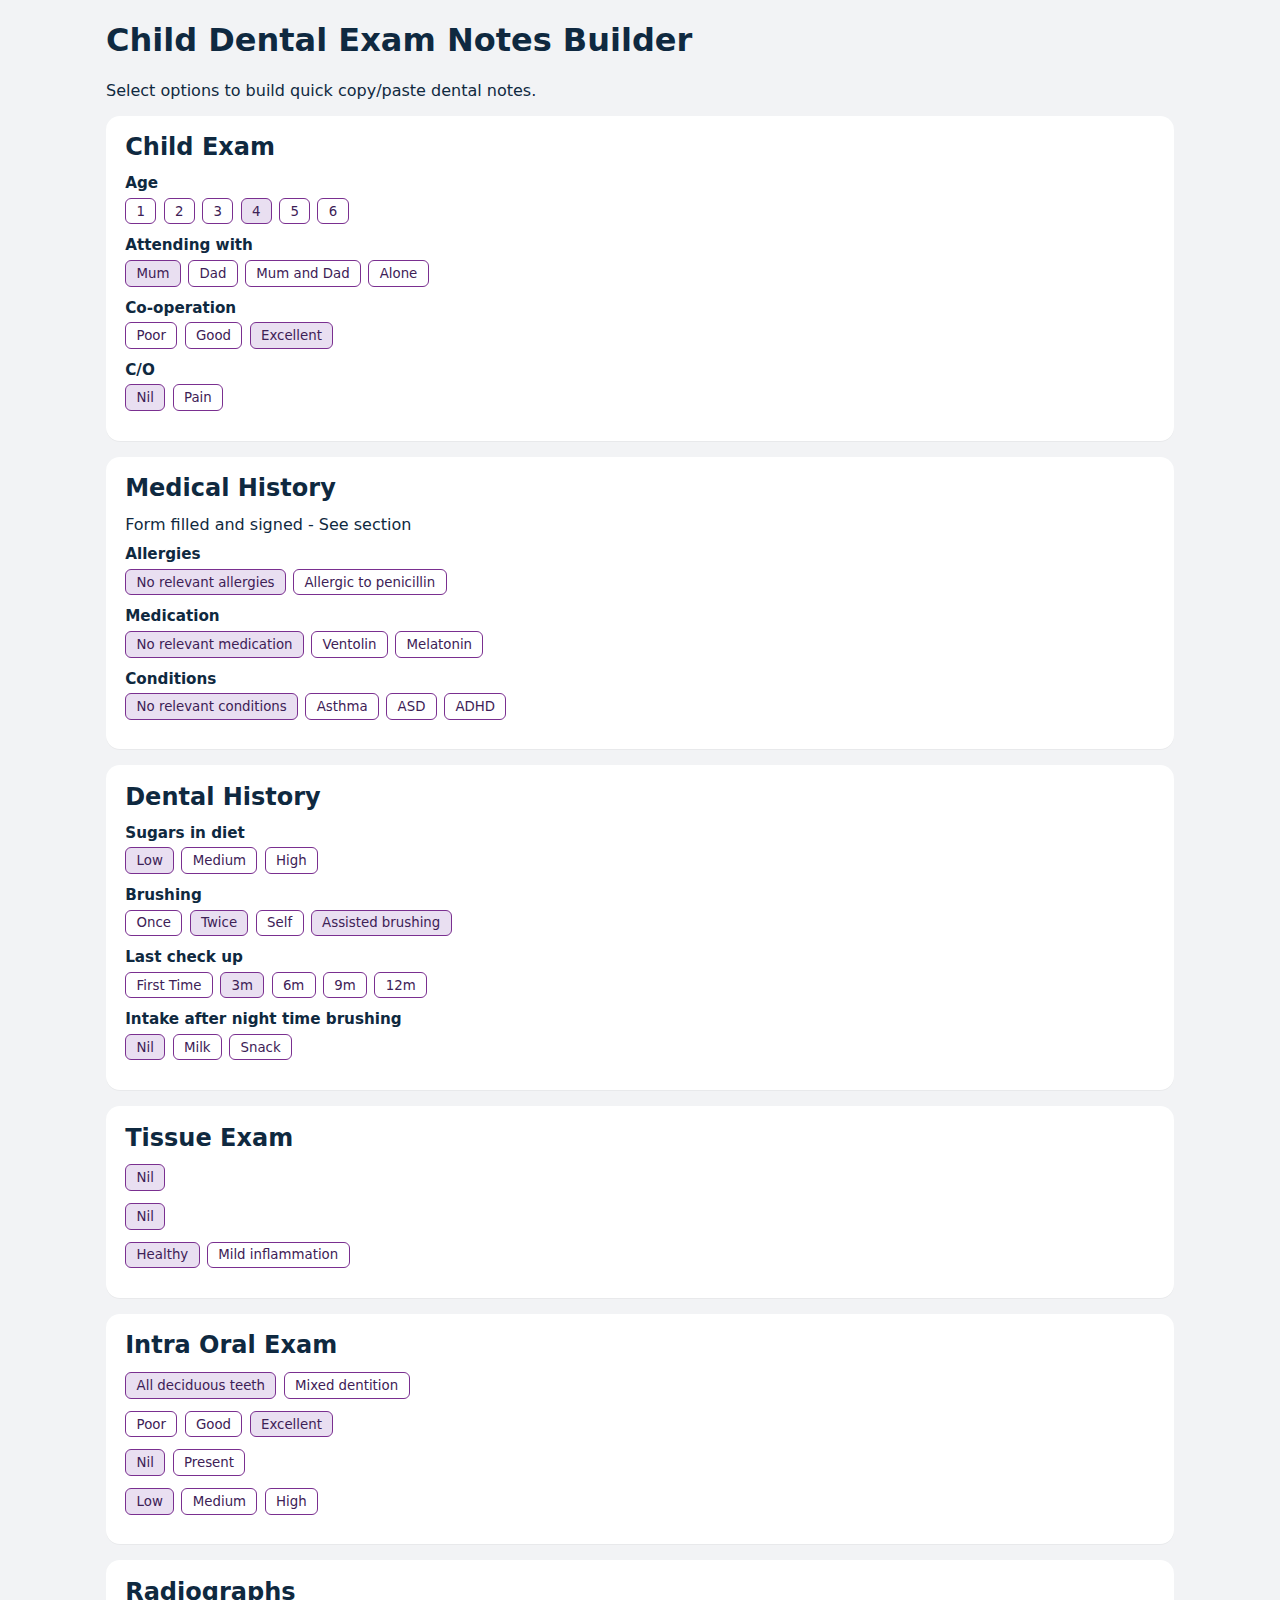
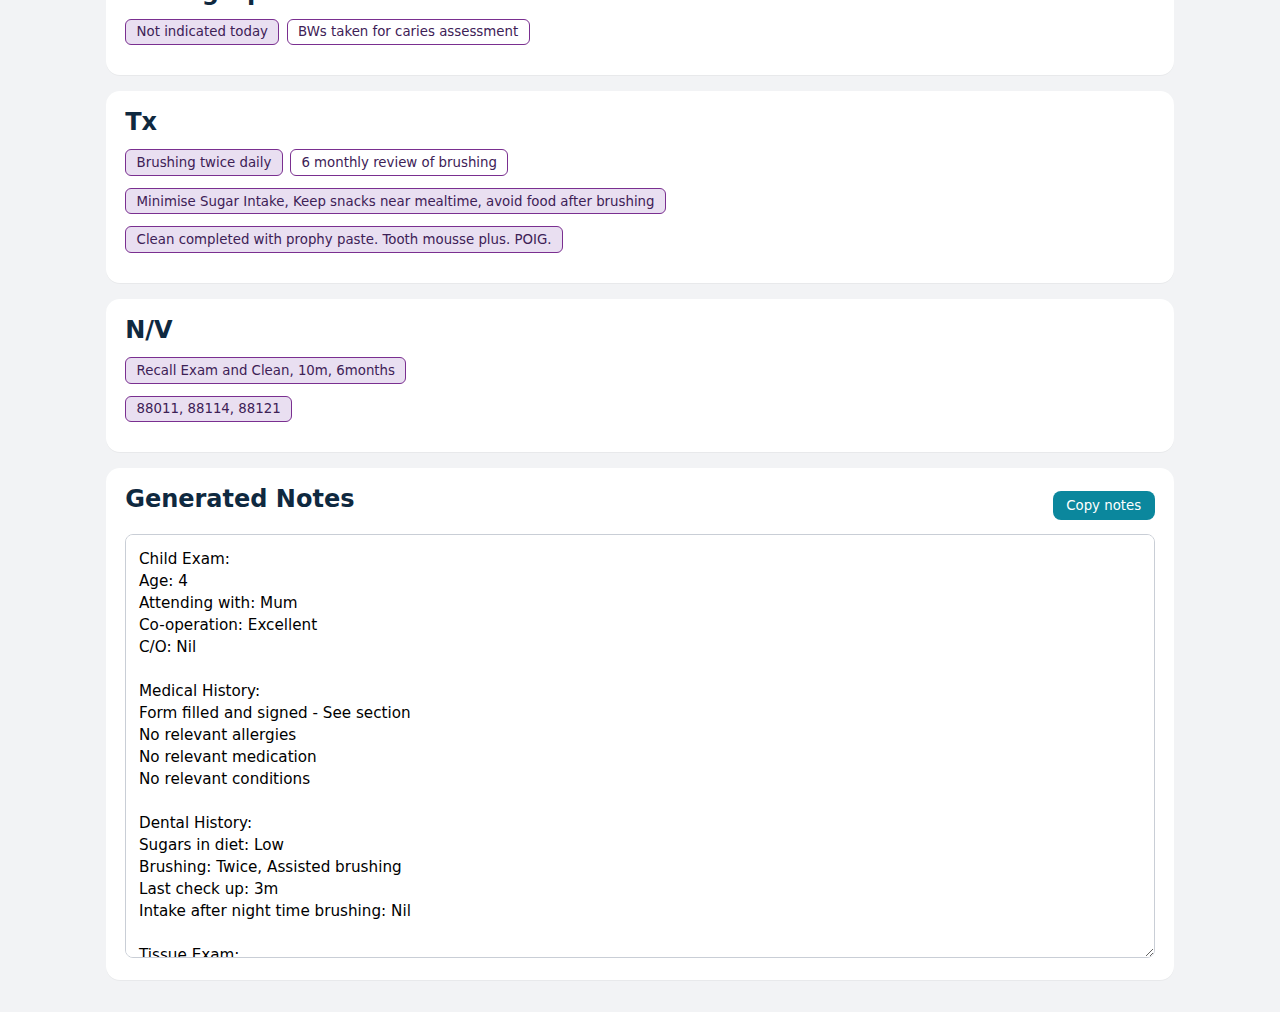
<file: index.html>
<!doctype html>
<html lang="en">
  <head>
    <meta charset="UTF-8" />
    <meta name="viewport" content="width=device-width, initial-scale=1.0" />
    <title>Child Dental Exam Notes Builder</title>
    <link rel="stylesheet" href="styles.css" />
  </head>
  <body>
    <main class="app">
      <header>
        <h1>Child Dental Exam Notes Builder</h1>
        <p>Select options to build quick copy/paste dental notes.</p>
      </header>

      <section class="panel" data-section="Child Exam">
        <h2>Child Exam</h2>
        <div class="field" data-key="Age" data-type="single">
          <h3>Age</h3>
          <div class="chips">
            <button class="chip">1</button><button class="chip">2</button><button class="chip">3</button><button class="chip selected">4</button><button class="chip">5</button><button class="chip">6</button>
          </div>
        </div>
        <div class="field" data-key="Attending with" data-type="single">
          <h3>Attending with</h3>
          <div class="chips">
            <button class="chip selected">Mum</button><button class="chip">Dad</button><button class="chip">Mum and Dad</button><button class="chip">Alone</button>
          </div>
        </div>
        <div class="field" data-key="Co-operation" data-type="single">
          <h3>Co-operation</h3>
          <div class="chips">
            <button class="chip">Poor</button><button class="chip">Good</button><button class="chip selected">Excellent</button>
          </div>
        </div>
        <div class="field" data-key="C/O" data-type="single">
          <h3>C/O</h3>
          <div class="chips">
            <button class="chip selected">Nil</button><button class="chip">Pain</button>
          </div>
        </div>
      </section>

      <section class="panel" data-section="Medical History">
        <h2>Medical History</h2>
        <p class="fixed-line">Form filled and signed - See section</p>
        <div class="field" data-key="Allergies" data-type="single" data-prefix="">
          <h3>Allergies</h3>
          <div class="chips">
            <button class="chip selected">No relevant allergies</button><button class="chip">Allergic to penicillin</button>
          </div>
        </div>
        <div class="field" data-key="Medication" data-type="single" data-prefix="">
          <h3>Medication</h3>
          <div class="chips">
            <button class="chip selected">No relevant medication</button><button class="chip">Ventolin</button><button class="chip">Melatonin</button>
          </div>
        </div>
        <div class="field" data-key="Conditions" data-type="single" data-prefix="">
          <h3>Conditions</h3>
          <div class="chips">
            <button class="chip selected">No relevant conditions</button><button class="chip">Asthma</button><button class="chip">ASD</button><button class="chip">ADHD</button>
          </div>
        </div>
      </section>

      <section class="panel" data-section="Dental History">
        <h2>Dental History</h2>
        <div class="field" data-key="Sugars in diet" data-type="single">
          <h3>Sugars in diet</h3>
          <div class="chips"><button class="chip selected">Low</button><button class="chip">Medium</button><button class="chip">High</button></div>
        </div>
        <div class="field" data-key="Brushing" data-type="multi" data-join=", ">
          <h3>Brushing</h3>
          <div class="chips"><button class="chip">Once</button><button class="chip selected">Twice</button><button class="chip">Self</button><button class="chip selected">Assisted brushing</button></div>
        </div>
        <div class="field" data-key="Last check up" data-type="single">
          <h3>Last check up</h3>
          <div class="chips"><button class="chip">First Time</button><button class="chip selected">3m</button><button class="chip">6m</button><button class="chip">9m</button><button class="chip">12m</button></div>
        </div>
        <div class="field" data-key="Intake after night time brushing" data-type="single">
          <h3>Intake after night time brushing</h3>
          <div class="chips"><button class="chip selected">Nil</button><button class="chip">Milk</button><button class="chip">Snack</button></div>
        </div>
      </section>

      <section class="panel" data-section="Tissue Exam">
        <h2>Tissue Exam</h2>
        <div class="field" data-key="E/O (LN,MOM,SG,TMJ)" data-type="single"><div class="chips"><button class="chip selected">Nil</button></div></div>
        <div class="field" data-key="I/O (Tongue,FOM, palate, mucosa)" data-type="single"><div class="chips"><button class="chip selected">Nil</button></div></div>
        <div class="field" data-key="Gingivae" data-type="single"><div class="chips"><button class="chip selected">Healthy</button><button class="chip">Mild inflammation</button></div></div>
      </section>

      <section class="panel" data-section="Intra Oral Exam">
        <h2>Intra Oral Exam</h2>
        <div class="field" data-key="Teeth present" data-type="single"><div class="chips"><button class="chip selected">All deciduous teeth</button><button class="chip">Mixed dentition</button></div></div>
        <div class="field" data-key="Oral Hygiene" data-type="single"><div class="chips"><button class="chip">Poor</button><button class="chip">Good</button><button class="chip selected">Excellent</button></div></div>
        <div class="field" data-key="Caries" data-type="single"><div class="chips"><button class="chip selected">Nil</button><button class="chip">Present</button></div></div>
        <div class="field" data-key="Caries Risk" data-type="single"><div class="chips"><button class="chip selected">Low</button><button class="chip">Medium</button><button class="chip">High</button></div></div>
      </section>

      <section class="panel" data-section="Radiographs">
        <h2>Radiographs</h2>
        <div class="field" data-key="" data-type="single" data-prefix="">
          <div class="chips"><button class="chip selected">Not indicated today</button><button class="chip">BWs taken for caries assessment</button></div>
        </div>
      </section>

      <section class="panel" data-section="Tx">
        <h2>Tx</h2>
        <div class="field" data-key="OHI reinforced" data-type="single">
          <div class="chips"><button class="chip selected">Brushing twice daily</button><button class="chip">6 monthly review of brushing</button></div>
        </div>
        <div class="field" data-key="Dietary advice" data-type="single" data-prefix="">
          <div class="chips"><button class="chip selected">Minimise Sugar Intake, Keep snacks near mealtime, avoid food after brushing</button></div>
        </div>
        <div class="field" data-key="" data-type="single" data-prefix="">
          <div class="chips"><button class="chip selected">Clean completed with prophy paste. Tooth mousse plus. POIG.</button></div>
        </div>
      </section>

      <section class="panel" data-section="N/V">
        <h2>N/V</h2>
        <div class="field" data-key="" data-type="single" data-prefix="">
          <div class="chips"><button class="chip selected">Recall Exam and Clean, 10m, 6months</button></div>
        </div>
        <div class="field" data-key="" data-type="single" data-prefix="">
          <div class="chips"><button class="chip selected">88011, 88114, 88121</button></div>
        </div>
      </section>

      <section class="output panel">
        <div class="output-header">
          <h2>Generated Notes</h2>
          <button id="copyNotes" class="copy">Copy notes</button>
        </div>
        <textarea id="notes" rows="18" readonly></textarea>
      </section>
    </main>

    <script src="app.js"></script>
  </body>
</html>
</file>
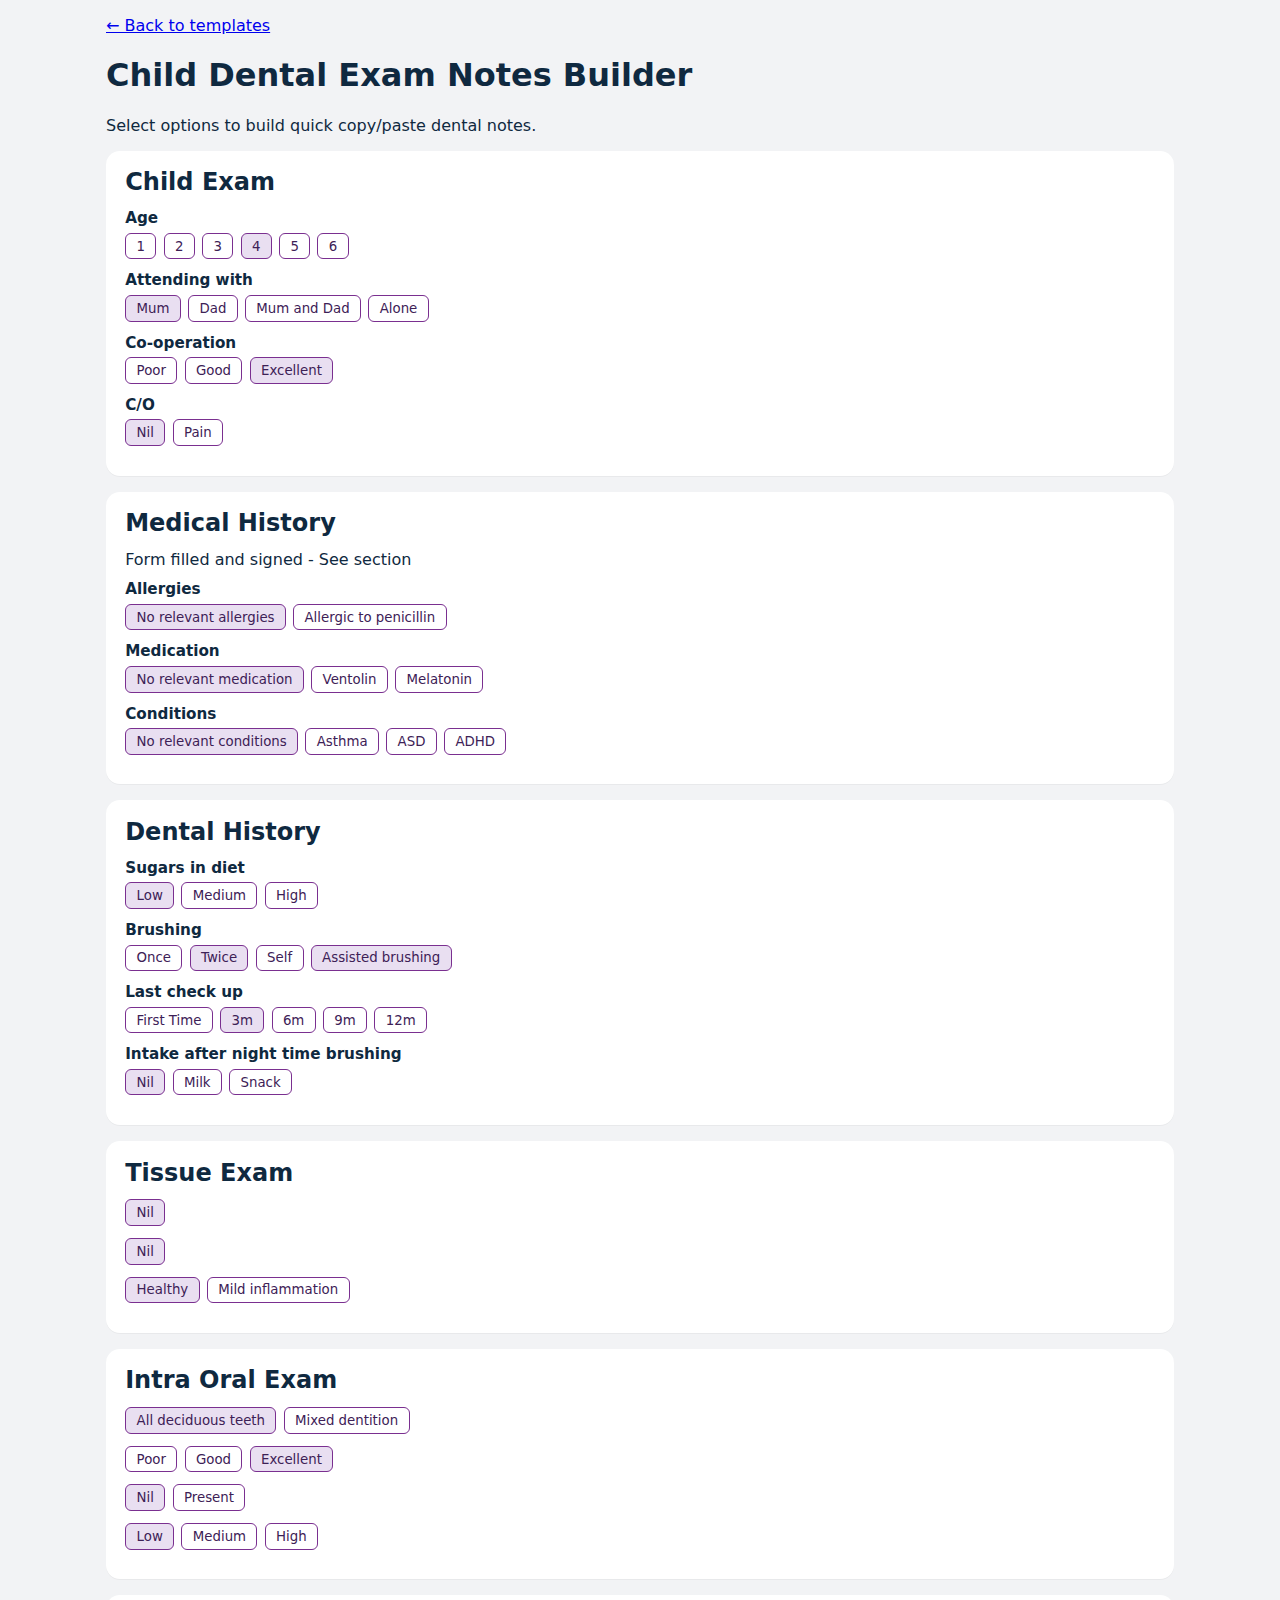
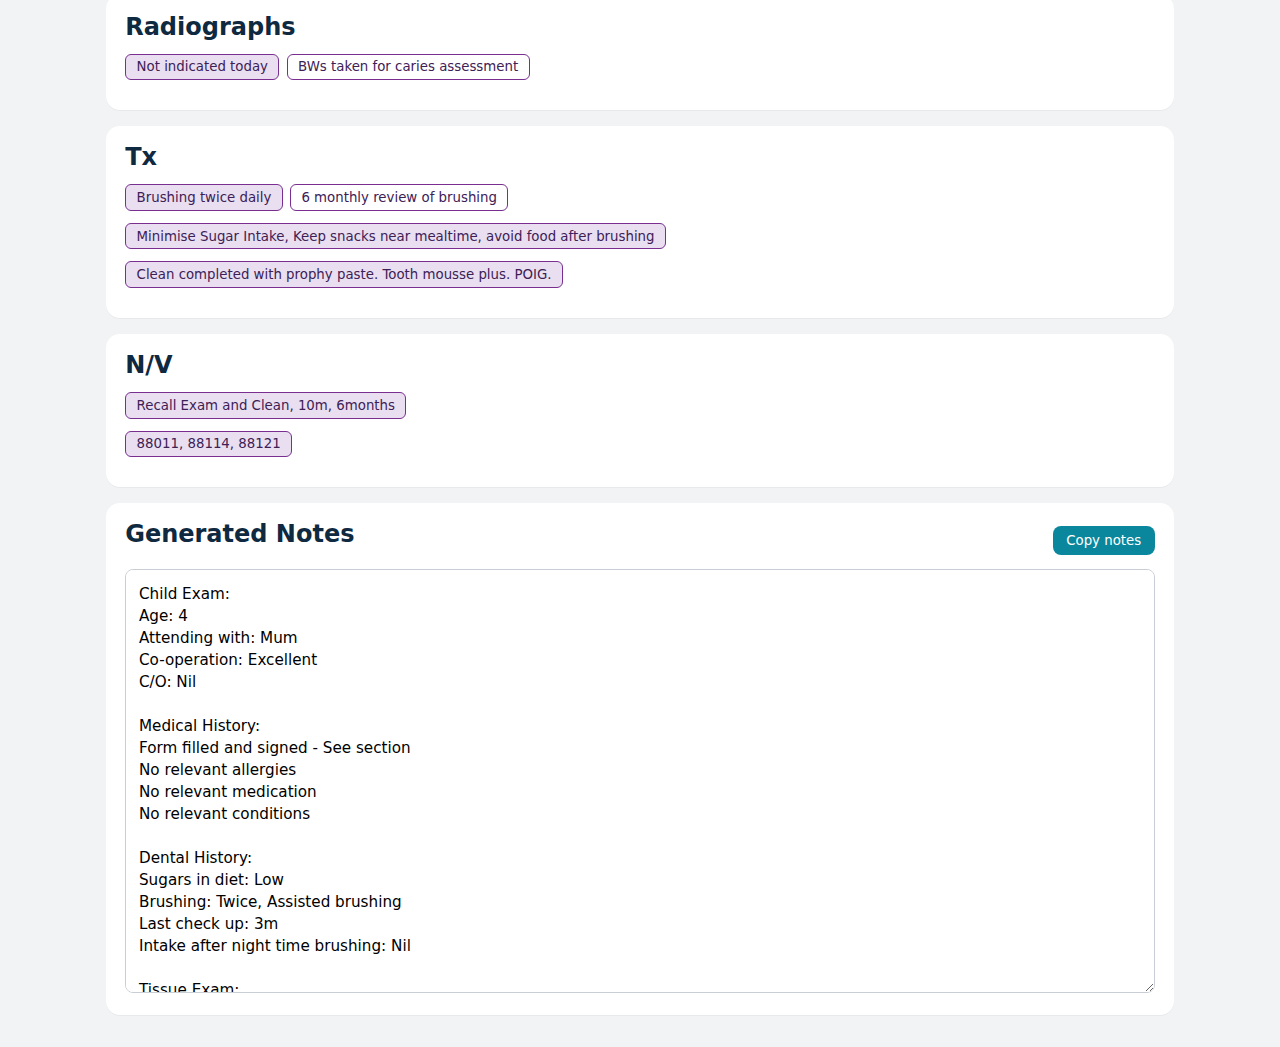
<file: child-exam.html>
<!doctype html>
<html lang="en">
  <head>
    <meta charset="UTF-8" />
    <meta name="viewport" content="width=device-width, initial-scale=1.0" />
    <title>Child Dental Exam Notes Builder</title>
    <link rel="stylesheet" href="styles.css" />
  </head>
  <body>
    <main class="app">
      <header>
        <a href="index.html" class="back-link">← Back to templates</a>
        <h1>Child Dental Exam Notes Builder</h1>
        <p>Select options to build quick copy/paste dental notes.</p>
      </header>

      <section class="panel" data-section="Child Exam">
        <h2>Child Exam</h2>
        <div class="field" data-key="Age" data-type="single">
          <h3>Age</h3>
          <div class="chips">
            <button class="chip">1</button><button class="chip">2</button><button class="chip">3</button><button class="chip selected">4</button><button class="chip">5</button><button class="chip">6</button>
          </div>
        </div>
        <div class="field" data-key="Attending with" data-type="single">
          <h3>Attending with</h3>
          <div class="chips">
            <button class="chip selected">Mum</button><button class="chip">Dad</button><button class="chip">Mum and Dad</button><button class="chip">Alone</button>
          </div>
        </div>
        <div class="field" data-key="Co-operation" data-type="single">
          <h3>Co-operation</h3>
          <div class="chips">
            <button class="chip">Poor</button><button class="chip">Good</button><button class="chip selected">Excellent</button>
          </div>
        </div>
        <div class="field" data-key="C/O" data-type="single">
          <h3>C/O</h3>
          <div class="chips">
            <button class="chip selected">Nil</button><button class="chip">Pain</button>
          </div>
        </div>
      </section>

      <section class="panel" data-section="Medical History">
        <h2>Medical History</h2>
        <p class="fixed-line">Form filled and signed - See section</p>
        <div class="field" data-key="Allergies" data-type="single" data-prefix="">
          <h3>Allergies</h3>
          <div class="chips">
            <button class="chip selected">No relevant allergies</button><button class="chip">Allergic to penicillin</button>
          </div>
        </div>
        <div class="field" data-key="Medication" data-type="single" data-prefix="">
          <h3>Medication</h3>
          <div class="chips">
            <button class="chip selected">No relevant medication</button><button class="chip">Ventolin</button><button class="chip">Melatonin</button>
          </div>
        </div>
        <div class="field" data-key="Conditions" data-type="single" data-prefix="">
          <h3>Conditions</h3>
          <div class="chips">
            <button class="chip selected">No relevant conditions</button><button class="chip">Asthma</button><button class="chip">ASD</button><button class="chip">ADHD</button>
          </div>
        </div>
      </section>

      <section class="panel" data-section="Dental History">
        <h2>Dental History</h2>
        <div class="field" data-key="Sugars in diet" data-type="single">
          <h3>Sugars in diet</h3>
          <div class="chips"><button class="chip selected">Low</button><button class="chip">Medium</button><button class="chip">High</button></div>
        </div>
        <div class="field" data-key="Brushing" data-type="multi" data-join=", ">
          <h3>Brushing</h3>
          <div class="chips"><button class="chip">Once</button><button class="chip selected">Twice</button><button class="chip">Self</button><button class="chip selected">Assisted brushing</button></div>
        </div>
        <div class="field" data-key="Last check up" data-type="single">
          <h3>Last check up</h3>
          <div class="chips"><button class="chip">First Time</button><button class="chip selected">3m</button><button class="chip">6m</button><button class="chip">9m</button><button class="chip">12m</button></div>
        </div>
        <div class="field" data-key="Intake after night time brushing" data-type="single">
          <h3>Intake after night time brushing</h3>
          <div class="chips"><button class="chip selected">Nil</button><button class="chip">Milk</button><button class="chip">Snack</button></div>
        </div>
      </section>

      <section class="panel" data-section="Tissue Exam">
        <h2>Tissue Exam</h2>
        <div class="field" data-key="E/O (LN,MOM,SG,TMJ)" data-type="single"><div class="chips"><button class="chip selected">Nil</button></div></div>
        <div class="field" data-key="I/O (Tongue,FOM, palate, mucosa)" data-type="single"><div class="chips"><button class="chip selected">Nil</button></div></div>
        <div class="field" data-key="Gingivae" data-type="single"><div class="chips"><button class="chip selected">Healthy</button><button class="chip">Mild inflammation</button></div></div>
      </section>

      <section class="panel" data-section="Intra Oral Exam">
        <h2>Intra Oral Exam</h2>
        <div class="field" data-key="Teeth present" data-type="single"><div class="chips"><button class="chip selected">All deciduous teeth</button><button class="chip">Mixed dentition</button></div></div>
        <div class="field" data-key="Oral Hygiene" data-type="single"><div class="chips"><button class="chip">Poor</button><button class="chip">Good</button><button class="chip selected">Excellent</button></div></div>
        <div class="field" data-key="Caries" data-type="single"><div class="chips"><button class="chip selected">Nil</button><button class="chip">Present</button></div></div>
        <div class="field" data-key="Caries Risk" data-type="single"><div class="chips"><button class="chip selected">Low</button><button class="chip">Medium</button><button class="chip">High</button></div></div>
      </section>

      <section class="panel" data-section="Radiographs">
        <h2>Radiographs</h2>
        <div class="field" data-key="" data-type="single" data-prefix="">
          <div class="chips"><button class="chip selected">Not indicated today</button><button class="chip">BWs taken for caries assessment</button></div>
        </div>
      </section>

      <section class="panel" data-section="Tx">
        <h2>Tx</h2>
        <div class="field" data-key="OHI reinforced" data-type="single">
          <div class="chips"><button class="chip selected">Brushing twice daily</button><button class="chip">6 monthly review of brushing</button></div>
        </div>
        <div class="field" data-key="Dietary advice" data-type="single" data-prefix="">
          <div class="chips"><button class="chip selected">Minimise Sugar Intake, Keep snacks near mealtime, avoid food after brushing</button></div>
        </div>
        <div class="field" data-key="" data-type="single" data-prefix="">
          <div class="chips"><button class="chip selected">Clean completed with prophy paste. Tooth mousse plus. POIG.</button></div>
        </div>
      </section>

      <section class="panel" data-section="N/V">
        <h2>N/V</h2>
        <div class="field" data-key="" data-type="single" data-prefix="">
          <div class="chips"><button class="chip selected">Recall Exam and Clean, 10m, 6months</button></div>
        </div>
        <div class="field" data-key="" data-type="single" data-prefix="">
          <div class="chips"><button class="chip selected">88011, 88114, 88121</button></div>
        </div>
      </section>

      <section class="output panel">
        <div class="output-header">
          <h2>Generated Notes</h2>
          <button id="copyNotes" class="copy">Copy notes</button>
        </div>
        <textarea id="notes" rows="18" readonly></textarea>
      </section>
    </main>

    <script src="app.js"></script>
  </body>
</html>
</file>
<file: styles.css>
:root {
  --bg: #f2f3f5;
  --card: #fff;
  --accent: #7a2f90;
  --text: #0f2940;
}
* { box-sizing: border-box; font-family: Inter, system-ui, sans-serif; }
body { margin: 0; background: var(--bg); color: var(--text); }
.app { max-width: 1100px; margin: 1rem auto 2rem; padding: 0 1rem; }
header { margin-bottom: 1rem; }
.panel {
  background: var(--card);
  border-radius: 14px;
  padding: 1.1rem 1.2rem;
  margin-bottom: 1rem;
  box-shadow: 0 1px 0 rgba(0,0,0,.04);
}
h2 { margin: 0 0 .8rem; }
h3 { font-size: .95rem; margin: .2rem 0 .35rem; }
.field { margin-bottom: .75rem; }
.chips { display: flex; flex-wrap: wrap; gap: .45rem; }
.chip {
  border: 1px solid var(--accent);
  color: #3d2156;
  background: #fff;
  border-radius: 6px;
  padding: .3rem .65rem;
  cursor: pointer;
}
.chip.selected { background: #e9dff1; }
.fixed-line { margin: .3rem 0 .7rem; }
.output-header { display: flex; justify-content: space-between; align-items: center; }
.copy {
  border: 0;
  background: #0b879d;
  color: #fff;
  border-radius: 8px;
  padding: .45rem .85rem;
  cursor: pointer;
}
#notes {
  margin-top: .5rem;
  width: 100%;
  border: 1px solid #c9ced6;
  border-radius: 8px;
  padding: .8rem;
  font-size: .95rem;
  line-height: 1.45;
}
</file>
